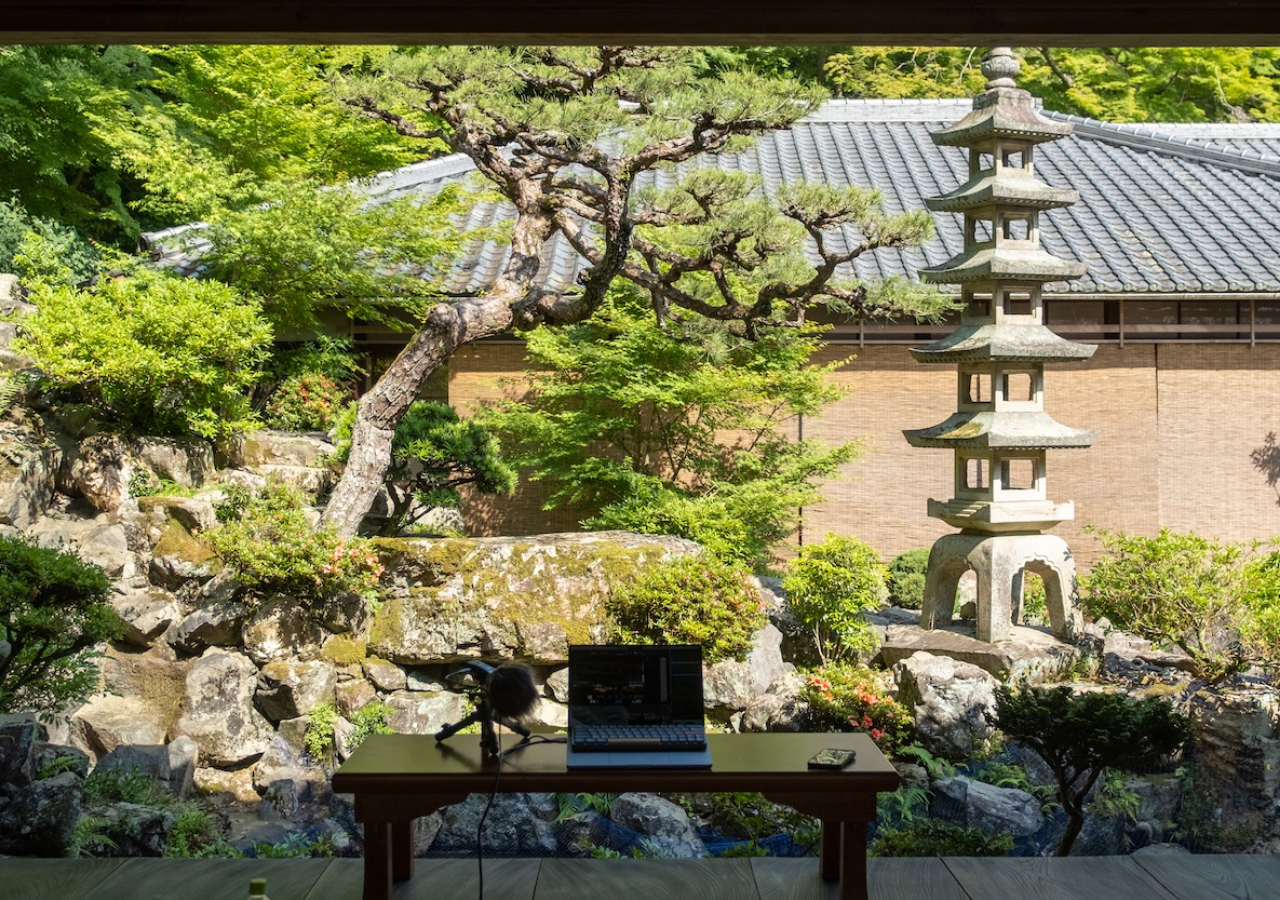
<file: index-image.html>
<html lang="en">
  <head>
    <meta charset="UTF-8" />
    <meta http-equiv="X-UA-Compatible" content="IE=edge" />
    <meta name="viewport" content="width=device-width, initial-scale=1.0" />
    <title>Prathamesh Redij</title>
    <link rel="stylesheet" href="app.css" />
  </head>

  <body>
    <main>
      <header>
        <img src="./images/prats.jpg" alt="prats" />
        <h1>@w35573</h1>
      </header>
      <ul>
        <li>
          <a href="#">
            <img src="./images/homepage.svg" alt="Homepage" width="20" />
            Portfolio
        </a>
        </li>
        <li>
          <a href="#">
            <img src="./images/linkedin.svg" alt="linkedin" width="20" />
            LinkedIn
        </a>
        </li>
        <li>
          <a href="https://github.com/w35573">
            <img src="./images/github.svg" alt="Github" width="20" />
            Github
        </a>
        </li>
        <li>
          <a href="https://twitter.com/w35573">
            <img src="./images/twitter.svg" alt="Twitter" width="20" />
            Twitter
        </a>
        </li>
        <li>
          <a href="https://www.instagram.com/w35573/">
            <img src="./images/instagram.svg" alt="instagram" width="20" />
            Instagram
        </a>
        </li>
        <li>
          <a href="https://open.spotify.com/playlist/51AjuOTcHB5Fd8a1we6eN9">
            <img src="./images/spotify.svg" alt="spotify" width="20" />
            Spotify
            </a>
        </li>
      </ul>
    </main>
  </body>
</html>
</file>
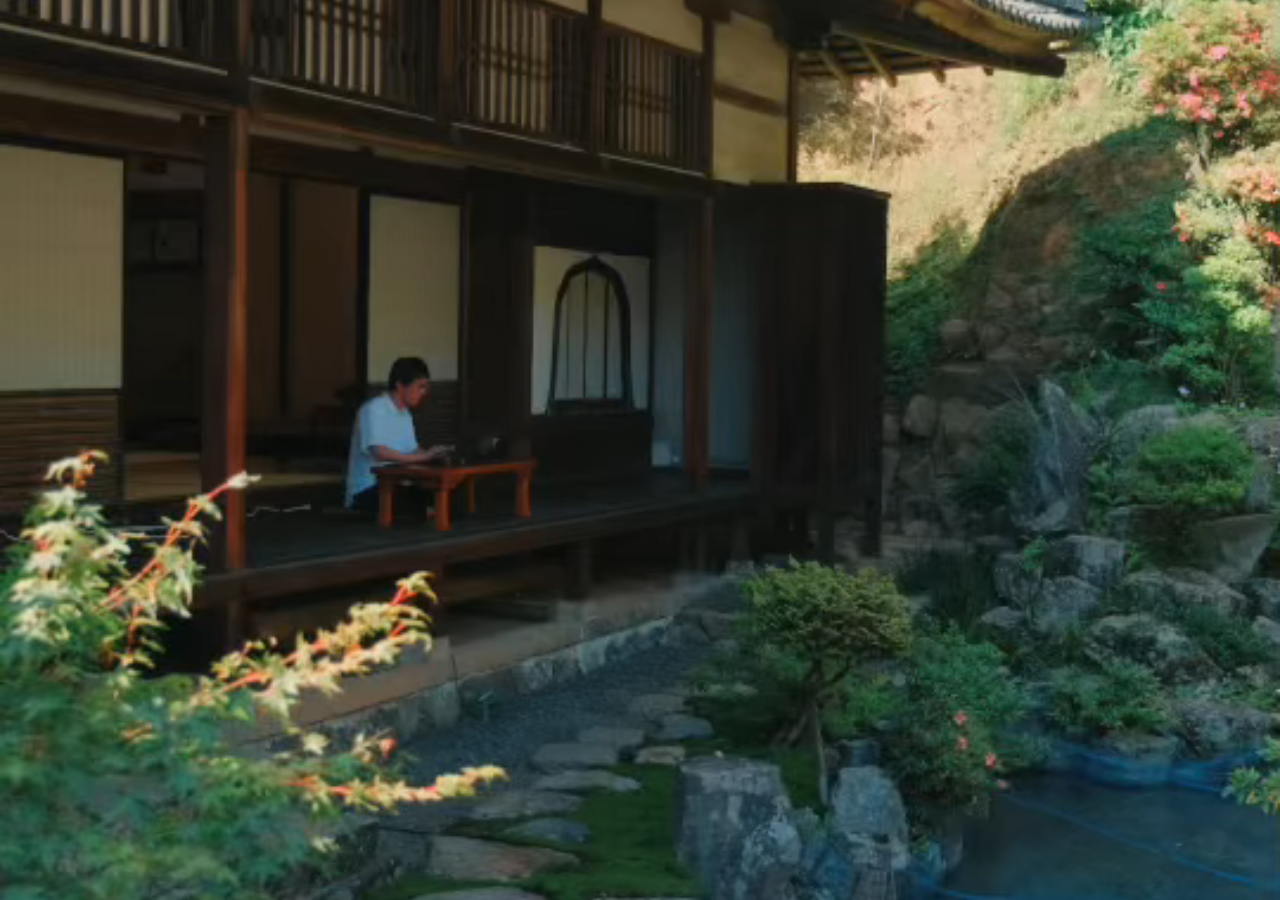
<file: index-video.html>
<html lang="en">
  <head>
    <meta charset="UTF-8" />
    <meta http-equiv="X-UA-Compatible" content="IE=edge" />
    <meta name="viewport" content="width=device-width, initial-scale=1.0" />
    <title>Prathamesh Redij</title>
    <link rel="stylesheet" href="app.css" />
  </head>

  <body>
    <video autoplay muted loop playsinline>
      <source src="./images/bg.m4v" type="video/mp4; codecs=hvc1">
      <source src="./images//bg.webm" type="video/webm; codecs=vp9">
    </video>
    <main>
      <header>
        <img src="./images/prats.jpg" alt="prats" />
        <h1>@w35573</h1>
      </header>
      <ul>
        <li>
          <a href="#">
            <img src="./images/homepage.svg" alt="Homepage" width="20" />
            Portfolio
        </a>
        </li>
        <li>
          <a href="#">
            <img src="./images/linkedin.svg" alt="linkedin" width="20" />
            LinkedIn
        </a>
        </li>
        <li>
          <a href="https://github.com/w35573">
            <img src="./images/github.svg" alt="Github" width="20" />
            Github
        </a>
        </li>
        <li>
          <a href="https://twitter.com/w35573">
            <img src="./images/twitter.svg" alt="Twitter" width="20" />
            Twitter
        </a>
        </li>
        <li>
          <a href="https://www.instagram.com/w35573/">
            <img src="./images/instagram.svg" alt="instagram" width="20" />
            Instagram
        </a>
        </li>
        <li>
          <a href="https://open.spotify.com/playlist/51AjuOTcHB5Fd8a1we6eN9">
            <img src="./images/spotify.svg" alt="spotify" width="20" />
            Spotify
            </a>
        </li>
      </ul>
    </main>
  </body>
</html>
</file>
<file: app.css>
* {
  box-sizing: border-box;
}

body {
  margin: 0;
  padding: 0;
  font-family: "Open Sans", sans-serif;
  background-color: gray;
  color: #fff;
  background: url(./images/bg01.jpg) no-repeat center center fixed;
  background-size: cover;
}

#vanta {
  z-index: 0;
  position: absolute;
  left: 0;
  top: 0;
  width: 100%;
  height: 100%;
}

video {
  z-index: 0;
  position: absolute;
  left: 0;
  top: 0;
  width: 100%;
  height: 100%;
  object-fit: cover;
}

main {
  position: relative;
  opacity: 0;
  filter: blur(10px);
  transition: opacity 2s ease-in-out, filter 2s ease-in-out;
}

header {
  margin-top: 1em;
  text-align: center;
  display: flex;
  flex-direction: column;
  align-items: center;
}

header > img {
  width: 6em;
  height: 6em;
  border-radius: 100%;
  border: 1px solid #fff;
  box-shadow: rgb(28 32 93 / 24%) 0px 2px 8px 0px;
}

header > h1 {
  display: inline-block;
  font-size: 0.8em;
  font-weight: bold;
  border-radius: 1em;
  background-color: #000a;
  color: #fff;
  padding: 0.3em 0.6em;
  border: 1px solid #fffa;
  backdrop-filter: blur(10px) saturate(160%) contrast(180%);
  -webkit-backdrop-filter: blur(10px) saturate(160%) contrast(180%);
}

ul {
  list-style: none;
  margin: 0 auto;
  padding: 2em;
  max-width: 480px;
}

ul > li {
  background-color: #fffa;
  backdrop-filter: blur(10px) saturate(160%) contrast(180%);
  -webkit-backdrop-filter: blur(10px) saturate(160%) contrast(180%);
  border-radius: 10em;
  padding: 1em;
  margin: 1.4em 0;
  box-shadow: rgb(28 32 93 / 24%) 0px 2px 8px 0px;
}

ul > li > a {
  display: flex;
  justify-content: center;
  align-items: center;
  gap: 0.5em;
}

a {
  color: black;
  text-decoration: none;
}
</file>
